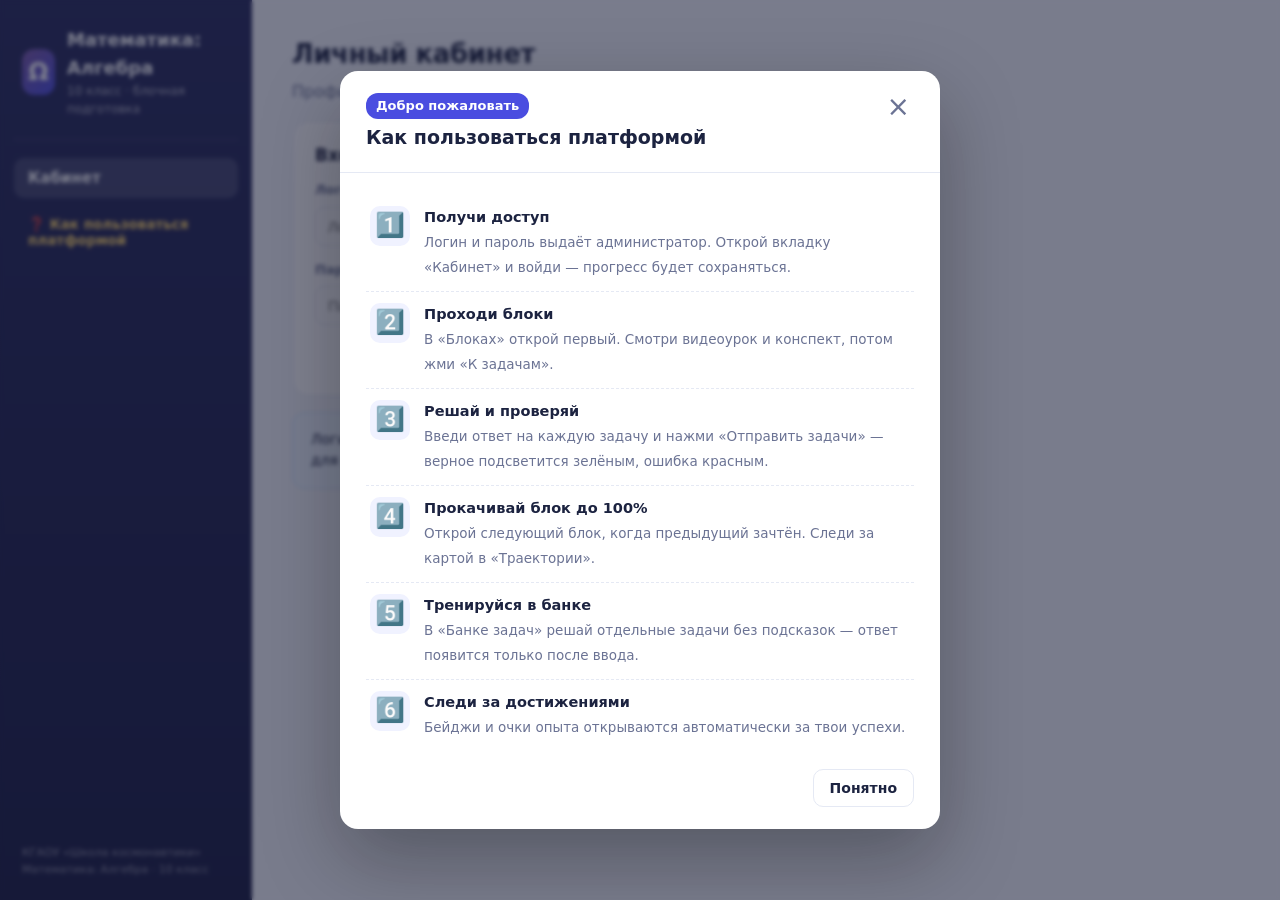
<file: index.html>
﻿<!DOCTYPE html>
<html lang="ru">
<head>
<meta charset="UTF-8">
<meta name="viewport" content="width=device-width, initial-scale=1.0">
<title>Математика: Алгебра 10 класс — блочная олимпиадная подготовка</title>
<link rel="stylesheet" href="style.css">
<link rel="stylesheet" href="katex/katex.min.css">
</head>
<body>
<div class="app" id="app">

  <aside class="sidebar" id="sidebar">
    <div class="brand">
      <div class="brand-icon">Ω</div>
      <div>
        <div class="brand-title">Математика: Алгебра</div>
        <div class="brand-sub">10 класс · блочная подготовка</div>
      </div>
    </div>
    <nav class="nav">
      <button class="nav-btn" data-view="dashboard">Траектория</button>
      <button class="nav-btn" data-view="modules">Блоки</button>
      
      <button class="nav-btn" data-view="bank">Банк задач</button>
      <button class="nav-btn" data-view="kodifikator">Формулы для ЕГЭ</button>
      <button class="nav-btn" data-view="classes" id="classes-nav-btn" style="display:none">Классы</button>
      <button class="nav-btn" data-view="mystats" id="mystats-nav-btn" style="display:none">Моя статистика</button>
      <button class="nav-btn" data-view="achievements">Достижения</button>
      <button class="nav-btn" data-view="profile">Кабинет</button>
      <button class="nav-help" id="nav-help-question">❓ Как пользоваться платформой</button>
    </nav>
    <div class="sidebar-foot" id="sb-user">КГАОУ «Школа космонавтики»<br>Математика: Алгебра · 10 класс</div>
  </aside>

  <main class="main" id="main">

    <!-- ТРАЕКТОРИЯ -->
    <section class="view active" id="view-dashboard">
      <div class="hero">
        <div class="hero-inner">
          <span class="hero-tag">Олимпиадная математика · 10 класс</span>
          <h1>Твой трек <span class="accent">к олимпиадам</span></h1>
          <p class="hero-sub" id="hero-sub">Блочная дистанционная подготовка к олимпиадам по математике: видеокурс, теория, задачи и достижения.</p>
          <div class="hero-actions">
            <button class="btn btn-primary" data-view-btn="modules">Открыть блоки</button>
            <button class="btn btn-ghost" data-view-btn="bank">Банк задач</button>
          </div>
        </div>
        <div class="hero-badges">
          <div class="stat"><b id="dash-xp">0</b><span>очков опыта</span></div>
          <div class="stat"><b id="dash-lvl">Обуч.</b><span>уровень трека</span></div>
          <div class="stat"><b id="dash-modules">0/4</b><span>блоков</span></div>
          <div class="stat"><b id="dash-ach">0</b><span>достижений</span></div>
        </div>
      </div>

      <!-- МИНИ-КАРТА -->
      <div class="panel">
        <h3>Карта олимпиадного трека</h3>
        <p class="muted" style="font-size:13px;margin-bottom:12px">Где ты сейчас. Зелёные — пройдены, оранжевый — текущий, серые — впереди.</p>
        <div id="minimap" class="minimap"></div>
      </div>

      <div class="dash-row">
        <div class="panel skill-panel">
          <h3>Кольца навыков</h3>
          <p class="muted" style="font-size:13px;margin-bottom:12px">Пять компетенций олимпиадника. Заполнение растёт от задач.</p>
          <div id="skill-rings"></div>
        </div>
        <div class="panel mastery-panel">
          <h3>Мастерство по блокам</h3>
          <p class="muted" style="font-size:13px;margin-bottom:12px">100% — блок зачтён.</p>
          <div id="dash-mastery"></div>
        </div>
      </div>

      <div class="panel">
        <h3>📄 Домашнее задание</h3>
        <div id="dash-homework" class="dash-homework"></div>
      </div>

      <div class="panel">
        <h3>Последние достижения</h3>
        <div id="dash-ach-list" class="dash-ach-list"></div>
      </div>
    </section>

    <!-- МОДУЛИ (сетка прямоугольников) -->
    <section class="view" id="view-modules">
      <div class="view-head-row">
        <div class="view-head">
          <h2>Олимпиадные блоки</h2>
          <p class="muted">Каждый блок: видеокурс с конспектом → задачи → автопроверка. Следующий открывается после «зачёта».</p>
        </div>
        <div class="head-actions">
          <button class="btn" id="module-reset" title="Сбросить прогресс трека">Сбросить прогресс</button>
        </div>
      </div>
      <div id="module-grid"></div>
    </section>

    <!-- РАБОЧАЯ ОБЛАСТЬ МОДУЛЯ -->
    <section class="view" id="view-module">
      <div class="module-workspace">
        <button class="btn btn-sm" id="mod-back">← Ко всем блокам</button>
        <div id="mod-head" class="mod-head"></div>
        <!-- ЭТАП 1: ВИДЕОУРОК -->
        <div id="mod-lesson" class="mod-lesson"></div>
        <!-- ЭТАП 2: ЗАДАЧИ -->
        <div id="mod-tasks" class="mod-tasks"></div>
      </div>
    </section>

    <!-- БАНК ЗАДАЧ -->
    <section class="view" id="view-bank">
      <div class="view-head-row">
        <div class="view-head">
          <h2>Банк олимпиадных задач</h2>
          <p class="muted">Решай задачи без подсказки, зарабатывай опыт. Ответы не показываются заранее.</p>
        </div>
        <div class="head-actions">
          <button class="btn btn-primary" id="bank-add">+ Добавить задачу</button>
        </div>
      </div>

      <div class="bank-summary">
        <div class="bs-block"><b id="statBase">0</b><span>База</span></div>
        <div class="bs-block"><b id="statActive">0</b><span>Актив</span></div>
        <div class="bs-block"><b id="statOlimp">0</b><span>Олимп</span></div>
        <div class="bs-block total"><b id="statSolved">0</b><span>решено верно</span></div>
      </div>

      <div class="bank-filters">
        <span>Блок:</span>
        <select id="bank-module-filter" class="filter-select">
          <option value="all">Все блоки</option>
        </select>
        <span class="fsep">Уровень:</span>
        <button class="chip active" data-lvla="all">Все</button>
        <button class="chip" data-lvla="base">База</button>
        <button class="chip" data-lvla="active">Актив</button>
        <button class="chip" data-lvla="olimp">Олимп</button>
      </div>
      <div id="bank-list"></div>
    </section>

    <!-- КОДИФИКАТОР ЕГЭ -->
    <section class="view" id="view-kodifikator">
      <div class="kod-hero">
        <div class="kod-hero-icon">📘</div>
        <div class="kod-hero-text">
          <h2>Формулы для ЕГЭ по математике</h2>
          <p class="muted">Все формулы и элементы содержания для профильного ЕГЭ. Изучай по темам и тренируй память на карточках-запоминалках.</p>
        </div>
      </div>
      <div class="kod-toolbar">
        <div class="kod-tabs" id="kod-tabs"></div>
      </div>
      <div id="kod-content"></div>
    </section>

    <!-- КЛАССЫ (учитель/админ) -->
    <section class="view" id="view-classes">
      <div class="view-head-row">
        <div class="view-head">
          <h2>Классы</h2>
          <p class="muted">Выбери класс или создай новый. Внутри — олимпиады, контрольные работы и статистика класса.</p>
        </div>
        <div class="head-actions">
          <button class="btn btn-primary" id="classes-add-btn">+ Создать класс</button>
        </div>
      </div>
      <div id="classes-body"></div>
    </section>

    <!-- Подвкладка КЛАССА: олимпиады / КР / статистика -->
    <section class="view" id="view-class">
      <div class="cl-topbar">
        <button class="btn btn-sm" id="cl-back">← Ко всем классам</button>
        <div>
          <h2 id="cl-title"></h2>
          <div class="muted" id="cl-sub" style="font-size:13px"></div>
        </div>
        <button class="btn btn-sm btn-ghost" id="cl-edit">Состав класса</button>
        <button class="btn btn-sm btn-danger" id="cl-del" style="background:#fdecea;color:#c0392b;border:1px solid #f3b7b0">🗑 Удалить класс</button>
      </div>
      <div id="cl-body" class="cl-body"></div>
    </section>

    <!-- МОЯ СТАТИСТИКА (ученик) -->
    <section class="view" id="view-mystats">
      <div class="view-head">
        <h2>Моя статистика</h2>
        <p class="muted">Твои результаты: олимпиады РСОШ, домашние задания и выполнение курса.</p>
      </div>
      <div id="mystats-body"></div>
    </section>

    <!-- ДОСТИЖЕНИЯ -->
    <section class="view" id="view-achievements">
      <div class="view-head-row">
        <div class="view-head">
          <h2>Достижения</h2>
          <p class="muted">Бейджи за успехи в треке. Открываются автоматически.</p>
        </div>
        <div class="head-actions">
          <button class="btn" id="ach-export">Экспорт</button>
          <button class="btn" id="ach-import">Импорт</button>
        </div>
      </div>
      <div id="ach-grid" class="ach-grid"></div>
      <input type="file" id="ach-file" accept=".json" hidden>
    </section>

    <!-- ЛИЧНЫЙ КАБИНЕТ -->
    <section class="view" id="view-profile">
      <div class="view-head">
        <h2>Личный кабинет</h2>
        <p class="muted">Профиль ученика. Данные хранятся локально в браузере.</p>
      </div>
      <div id="profile-body" class="profile-body"></div>
    </section>

    <!-- МОДАЛКА ТЕОРИИ -->
    <div class="modal" id="theory-modal" hidden>
      <div class="modal-box theory-box">
        <div class="modal-head">
          <div><span class="lesson-no" id="th-no"></span><h3 id="th-title"></h3><span class="lm-type" id="th-type"></span></div>
          <button class="modal-close" id="th-close">&times;</button>
        </div>
        <div class="modal-body" id="th-body"></div>
      </div>
    </div>

    <!-- МОДАЛКА ДОБАВЛЕНИЯ ЗАДАЧИ -->
    <div class="modal" id="task-modal" hidden>
      <div class="modal-box">
        <div class="modal-head"><h3>Добавить задачу в банк</h3><button class="modal-close" id="tm-close">&times;</button></div>
        <div class="modal-body">
          <form id="task-form">
            <div class="form-row"><label>Блок</label><select id="tf-module"></select></div>
            <div class="form-row"><label>Уровень</label><select id="tf-level"><option value="base">База</option><option value="active" selected>Актив</option><option value="olimp">Олимп</option></select></div>
            <div class="form-row"><label>Тип</label><select id="tf-type"><option value="calc">Расчётная</option><option value="test">Тест</option><option value="expert">Экспертная</option><option value="experiment">Эксперимент</option></select></div>
            <div class="form-row"><label>Условие</label><textarea id="tf-text" rows="3"></textarea></div>
            <div class="form-row" id="options-row" hidden><label>Варианты ответа (через «;»)</label><input id="tf-options"></div>
            <div class="form-row"><label>Ответ</label><input id="tf-answer"></div>
            <div class="form-row"><label>Решение</label><textarea id="tf-solution" rows="3"></textarea></div>
            <div class="form-actions"><button type="button" class="btn" id="tm-cancel">Отмена</button><button type="submit" class="btn btn-primary">Сохранить</button></div>
          </form>
        </div>
      </div>
    </div>

    <!-- МОДАЛКА ОНБОРДИНГА / "КАК ПОЛЬЗОВАТЬСЯ" -->
    <div class="modal" id="onboard-modal" hidden>
      <div class="modal-box onboard-box">
        <div class="modal-head">
          <div><span class="lesson-no">Добро пожаловать</span><h3>Как пользоваться платформой</h3></div>
          <button class="modal-close" id="ob-close">&times;</button>
        </div>
        <div class="modal-body">
          <div class="onboard-steps">
            <div class="ob-step"><div class="ob-icon">1️⃣</div><div class="ob-body"><b>Получи доступ</b><span>Логин и пароль выдаёт администратор. Открой вкладку «Кабинет» и войди — прогресс будет сохраняться.</span></div></div>
            <div class="ob-step"><div class="ob-icon">2️⃣</div><div class="ob-body"><b>Проходи блоки</b><span>В «Блоках» открой первый. Смотри видеоурок и конспект, потом жми «К задачам».</span></div></div>
            <div class="ob-step"><div class="ob-icon">3️⃣</div><div class="ob-body"><b>Решай и проверяй</b><span>Введи ответ на каждую задачу и нажми «Отправить задачи» — верное подсветится зелёным, ошибка красным.</span></div></div>
            <div class="ob-step"><div class="ob-icon">4️⃣</div><div class="ob-body"><b>Прокачивай блок до 100%</b><span>Открой следующий блок, когда предыдущий зачтён. Следи за картой в «Траектории».</span></div></div>
            <div class="ob-step"><div class="ob-icon">5️⃣</div><div class="ob-body"><b>Тренируйся в банке</b><span>В «Банке задач» решай отдельные задачи без подсказок — ответ появится только после ввода.</span></div></div>
            <div class="ob-step"><div class="ob-icon">6️⃣</div><div class="ob-body"><b>Следи за достижениями</b><span>Бейджи и очки опыта открываются автоматически за твои успехи.</span></div></div>
          </div>
          <div class="form-actions" style="margin-top:18px">
            <button class="btn" id="ob-skip">Понятно</button>
          </div>
        </div>
      </div>
    </div>

  </main>
</div>

<div id="toast" class="toast" hidden></div>

<script src="Каталог - Модули/data.js"></script>
<script src="Каталог - Теория/theory.js"></script>
<script src="Каталог - Видеоуроки/lessons.js"></script>
<script src="Каталог - Банк олимпиадных задач/bank.js"></script>
<script src="Каталог - Банк олимпиадных задач/bank-extra.js"></script>
<script src="kodifikator.js"></script>
<script src="Каталог - Сервер/xlsx.js"></script>
<script src="pdfkit/pdf-lib.bundle.js"></script>
<script src="pdfkit/fontkit.js"></script>
<script src="pdfkit/fizika8-font.js"></script>
<script src="pdfkit/pdf-gen.js"></script>
<script src="katex/katex.min.js"></script>
<script src="katex/auto-render.min.js"></script>
<script src="site-config.js"></script>
<script src="db.js"></script>
<script src="app.js"></script>
</body>
</html>
</file>
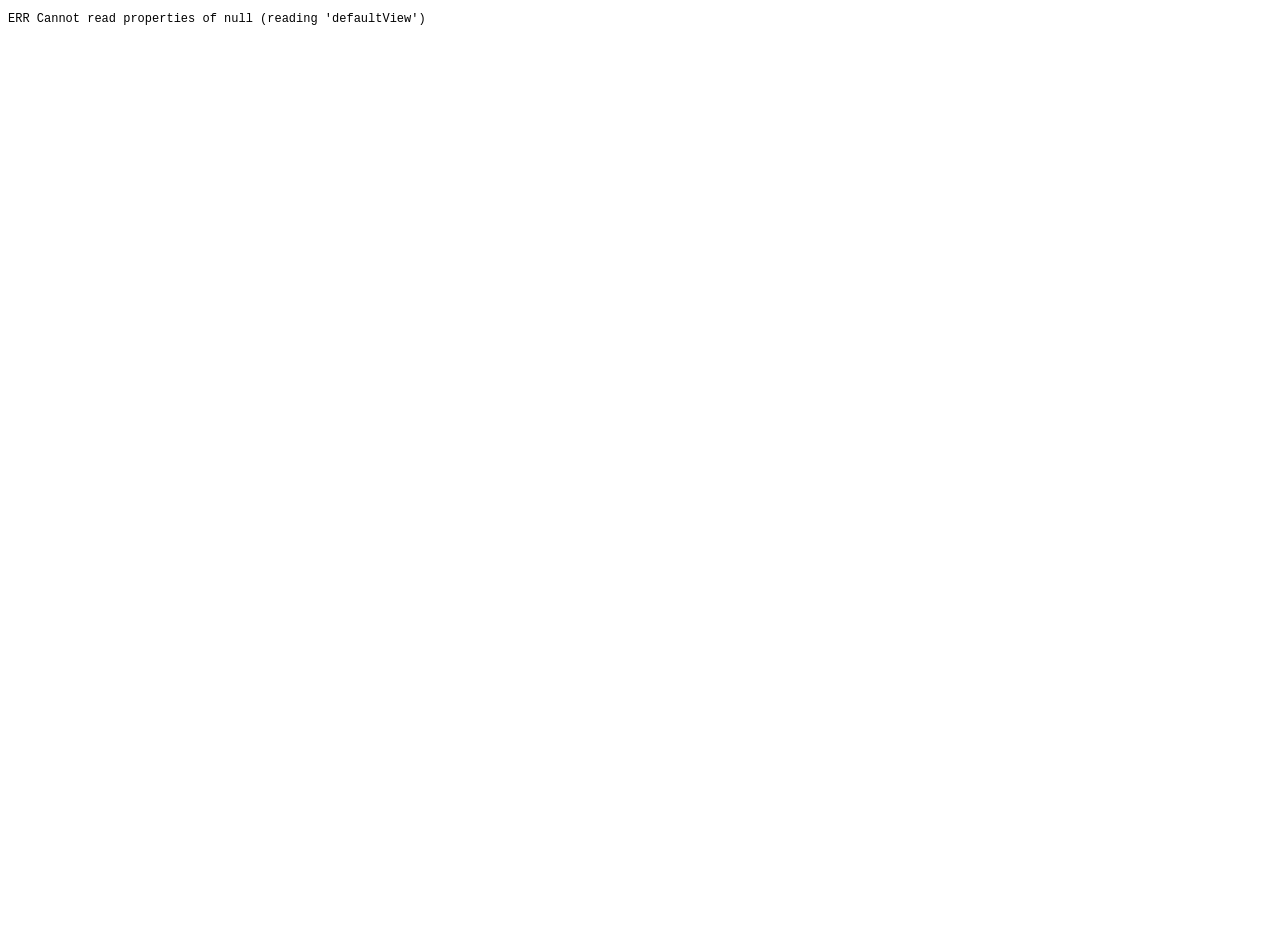
<file: mobcheck2.html>
<!DOCTYPE html>
<html><head><meta charset="utf-8"></head>
<body style="font-family:monospace;font-size:12px">
<pre id="ow">waiting...</pre>
<script>
var ow = document.getElementById('ow');
var ifr = document.createElement('iframe');
ifr.src = 'http://127.0.0.1:8765/index.html';
ifr.style.width = '375px';
ifr.style.height = '900px';
ifr.style.border = '0';
document.body.appendChild(ifr);
ifr.onload = function(){
  setTimeout(function(){
    try{
      var d = ifr.contentDocument, w = d.defaultView;
      var docScr = d.documentElement.scrollWidth;
      var inner = w.innerWidth || 375;
      var m = {}; m['innerWidth']=inner; m['docScrollWidth']=docScr; m['overflowX']=docScr>inner;
      var inputs = d.querySelectorAll('input'); var rects=[];
      for(var i=0;i<inputs.length;i++){ var r=inputs[i].getBoundingClientRect(); rects.push((inputs[i].id||'#'+i)+' right='+Math.round(r.right)); }
      m['inputs']=rects;
      var pc=d.querySelector('.profile-card'); if(pc){var pr=pc.getBoundingClientRect(); m['profileCard']='left='+Math.round(pr.left)+' right='+Math.round(pr.right)+' w='+Math.round(pr.width);}
      var pb=d.querySelector('.profile-banner'); if(pb){var br=pb.getBoundingClientRect(); m['banner']='left='+Math.round(br.left)+' right='+Math.round(br.right)+' w='+Math.round(br.width);}
      ow.textContent = JSON.stringify(m, null, 2);
    }catch(e){ ow.textContent='ERR '+e.message; }
  }, 900);
};
</script>
</body></html>
</file>
<file: style.css>
﻿:root{
  --bg:#f4f6fb;
  --card:#ffffff;
  --ink:#1c2340;
  --muted:#6b7394;
  --line:#e5e9f4;
  --primary:#4a4de0;
  --primary-2:#6c5ce7;
  --heat:#e8503a;
  --electro:#2f6fed;
  --good:#2f9e63;
  --gold:#f4a825;
  --shadow:0 10px 30px rgba(28,35,64,.08);
  --radius:16px;
}
*{box-sizing:border-box;margin:0;padding:0}
html{-webkit-text-size-adjust:100%}
body{font-family:"Segoe UI",system-ui,-apple-system,sans-serif;background:var(--bg);color:var(--ink);line-height:1.55}
button{font-family:inherit;cursor:pointer;border:none;background:none;color:inherit}

.app{display:flex;min-height:100vh}

/* -------- Sidebar -------- */
.sidebar{width:252px;flex:none;background:linear-gradient(180deg,#272a5c,#191c42);color:#fff;padding:22px 14px;display:flex;flex-direction:column;position:sticky;top:0;height:100vh}
.brand{display:flex;gap:12px;align-items:center;padding:4px 8px 20px;border-bottom:1px solid rgba(255,255,255,.12)}
.brand-icon{width:46px;height:46px;border-radius:12px;background:linear-gradient(135deg,#7d5ba6,#4a4de0);display:grid;place-items:center;font-size:24px;font-weight:700}
.brand-title{font-size:18px;font-weight:700}
.brand-sub{font-size:12px;opacity:.65}
.nav{display:flex;flex-direction:column;gap:4px;margin-top:18px;flex:1}
.nav-btn{text-align:left;padding:11px 14px;border-radius:10px;font-size:15px;color:#cdd2f0;transition:.15s;font-weight:500}
.nav-btn:hover{background:rgba(255,255,255,.06);color:#fff}
.nav-btn.active{background:rgba(255,255,255,.14);color:#fff;font-weight:600}
.sidebar-foot{font-size:11px;opacity:.5;padding:12px 8px 0}

/* -------- Main -------- */
.main{flex:1;padding:34px 40px;max-width:1200px}
.view{display:none;animation:fade .25s ease}
.view.active{display:block}
@keyframes fade{from{opacity:0;transform:translateY(6px)}to{opacity:1;transform:none}}

.view-head h2{font-size:26px;font-weight:800;letter-spacing:-.4px}
.view-head p{margin-top:6px;max-width:780px}
.muted{color:var(--muted)}
.view-head-row{display:flex;justify-content:space-between;align-items:flex-end;gap:20px;flex-wrap:wrap}
.head-actions{display:flex;gap:10px;flex-wrap:wrap}

/* -------- Buttons -------- */
.btn{background:#fff;border:1px solid var(--line);color:var(--ink);padding:10px 16px;border-radius:10px;font-size:14px;font-weight:600;transition:.15s}
.btn:hover{border-color:#c9cff0;background:#fafbff}
.btn-primary{background:linear-gradient(135deg,var(--primary),var(--primary-2));color:#fff;border:none}
.btn-primary:hover{filter:brightness(1.06);border:none}
.btn-ghost{background:transparent;border:none;color:var(--primary);font-weight:600}
.btn:disabled{opacity:.45;cursor:not-allowed}
.btn-sm{padding:6px 12px;font-size:13px}

/* -------- Hero / dashboard -------- */
.hero{background:linear-gradient(135deg,#343a7d,#4a4de0 55%,#7d5ba6);border-radius:22px;color:#fff;padding:38px;position:relative;overflow:hidden;box-shadow:var(--shadow)}
.hero::after{content:"";position:absolute;right:-60px;top:-60px;width:260px;height:260px;border-radius:50%;background:rgba(255,255,255,.10)}
.hero::before{content:"";position:absolute;right:40px;bottom:-90px;width:220px;height:220px;border-radius:50%;background:rgba(255,255,255,.06)}
.hero-inner{position:relative;z-index:2;max-width:640px}
.hero-tag{display:inline-block;font-size:12px;letter-spacing:.08em;text-transform:uppercase;background:rgba(255,255,255,.18);padding:5px 12px;border-radius:20px;margin-bottom:16px}
.hero h1{font-size:40px;font-weight:800;letter-spacing:-1px}
.hero .accent{color:#ffd76a}
.hero-sub{margin-top:12px;font-size:16px;opacity:.92}
.hero-actions{margin-top:24px;display:flex;gap:12px;flex-wrap:wrap}
.hero .btn{color:#fff}
.hero .btn-primary{background:#fff;color:var(--primary)}
.hero .btn-ghost{color:#fff;border-color:rgba(255,255,255,.5)}
.hero-badges{display:flex;gap:18px;margin-top:34px;flex-wrap:wrap;position:relative;z-index:2}
.stat{background:rgba(255,255,255,.12);border:1px solid rgba(255,255,255,.2);border-radius:14px;padding:10px 18px;text-align:center;min-width:78px}
.stat b{display:block;font-size:22px}
.stat span{font-size:12px;opacity:.85}

.panel{background:var(--card);border:1px solid var(--line);border-radius:var(--radius);padding:20px 22px;margin-top:18px}
.panel h3{font-size:17px;font-weight:800;margin-bottom:6px}
.dash-row{display:grid;grid-template-columns:1fr 1fr;gap:16px}
.dash-row .panel{width:auto}
.dash-ach-list{display:flex;flex-direction:column;gap:8px}
.dash-achievement{display:flex;gap:12px;align-items:center;background:#f7f8ff;border:1px solid var(--line);border-radius:12px;padding:10px 14px}
.dash-achievement .da-icon{font-size:24px}
.dash-achievement .da-name{font-weight:700}
.dash-achievement.locked{opacity:.5}

/* Skill rings */
.skill-rings{display:flex;flex-direction:column;gap:10px}
.skill-ring{display:flex;align-items:center;gap:12px}
.skill-ring .sr-icon{font-size:20px;width:28px}
.skill-ring .sr-name{width:130px;font-weight:600;font-size:14px}
.sr-bar{flex:1;background:#eef0ff;border-radius:10px;height:12px;overflow:hidden}
.sr-bar i{display:block;height:100%;border-radius:10px;transition:width .4s}
.sr-pct{width:44px;text-align:right;font-weight:700;font-size:13px;color:var(--muted)}

/* Mastery rows */
.mastery-list{display:flex;flex-direction:column;gap:8px}
.mastery-row{display:flex;align-items:center;gap:10px}
.mastery-row .m-icon{font-size:16px;width:22px}
.mastery-row .m-name{flex:1;font-size:13.5px;font-weight:600}
.mastery-row .m-bar{flex:1.4;background:#eef0ff;border-radius:10px;height:10px;overflow:hidden}
.mastery-row .m-bar i{display:block;height:100%;border-radius:10px;background:linear-gradient(90deg,var(--good),var(--electro))}
.mastery-row .m-pct{width:44px;text-align:right;font-weight:700;font-size:13px;color:var(--muted)}

/* -------- Module map -------- */
.mod-map{display:flex;flex-direction:column;gap:10px;margin-top:16px}
.mod-card{display:flex;gap:16px;align-items:center;background:var(--card);border:1px solid var(--line);border-top:5px solid;border-radius:var(--radius);padding:16px 20px;transition:.15s}
.mod-card.locked{opacity:.55;border-top-color:#cfd4ea;filter:grayscale(.35)}
.mod-card.active-mod{cursor:pointer}
.mod-card.active-mod:hover{transform:translateY(-2px);box-shadow:var(--shadow)}
.mod-card.complete{border-left:6px solid var(--good)}
.mod-icon{width:48px;height:48px;border-radius:12px;display:grid;place-items:center;font-size:24px;flex:none;color:#fff}
.mod-body{flex:1}
.mod-body h3{font-size:17px;display:flex;gap:10px;align-items:center}
.mod-no{font-size:12px;font-weight:700;color:#fff;background:#6b7394;border-radius:12px;padding:2px 9px}
.mod-body p{font-size:13.5px;color:var(--muted);margin-top:2px}
.mod-progress{margin-top:8px;display:flex;align-items:center;gap:10px;font-size:12.5px;color:var(--muted)}
.mod-progress .mp-bar{flex:1;max-width:220px;background:#eef0ff;border-radius:10px;height:9px;overflow:hidden}
.mod-progress .mp-bar i{display:block;height:100%;background:linear-gradient(90deg,var(--good),var(--electro));border-radius:10px}
.mod-lvla{display:flex;gap:6px}
.lvla-badge{font-size:12px;font-weight:700;padding:3px 9px;border-radius:12px;color:#fff}
.lvla-badge .lv-name{opacity:.85}
.mod-ops{display:flex;gap:8px;margin-left:8px}
.mod-ops .btn-mini{padding:7px 12px;font-size:12.5px;border:1px solid var(--line);border-radius:9px;background:#fff;font-weight:600}
.mod-ops .btn-mini:hover{border-color:var(--primary);color:var(--primary)}
.mod-ops .btn-mini:disabled{opacity:.4;cursor:not-allowed}
.mod-locked-note{font-size:12px;color:var(--muted);font-weight:600}
.bolt{position:relative}

/* -------- Р РµРґР°РєС‚РёСЂРѕРІР°РЅРёРµ РєРѕРЅС‚РµРЅС‚Р° (teacher/admin) -------- */
.lesson-editbar{display:flex;gap:8px;flex-wrap:wrap;margin-top:8px;justify-content:center}
.lesson-editbar .btn{margin-top:2px}
.conspect-editor{background:#fff;border:1px solid var(--line);border-radius:14px;padding:16px 18px;margin:14px 0;border-left:4px solid var(--gold)}
.conspect-editor h3{font-size:15px;margin-bottom:8px}
.ce-head{display:flex;justify-content:space-between;align-items:center;gap:10px;flex-wrap:wrap;margin-bottom:10px}
.ce-toolbar{display:flex;gap:6px;flex-wrap:wrap;background:#f4f6fb;border:1px solid var(--line);border-radius:10px;padding:8px;margin-bottom:10px}
.ce-tb{padding:6px 10px;border:1px solid var(--line);background:#fff;border-radius:8px;font-size:13px;font-weight:600;cursor:pointer;color:var(--ink);line-height:1.2}
.ce-tb:hover{border-color:var(--primary);background:#f0f2ff}
.ce-sep{width:1px;background:var(--line);margin:2px 4px}
.ce-grid{display:grid;grid-template-columns:1fr 1fr;gap:12px}
.conspect-editor textarea{width:100%;padding:10px 12px;border:1px solid var(--line);border-radius:9px;font-size:13.5px;font-family:ui-monospace,Consolas,monospace;min-height:280px;resize:vertical;line-height:1.5}
.conspect-editor textarea:focus{outline:2px solid #c9cff0;border-color:var(--primary)}
.ce-preview{border:1px dashed var(--line);border-radius:9px;padding:12px 14px;background:#fdfdff;overflow:auto;max-height:360px;font-size:14px}
.ce-help{background:#eef3ff;border:1px solid #d7e0ff;border-radius:10px;padding:10px 14px;margin:10px 0;font-size:13px;color:#33406e}
.ce-help ul{margin:6px 0 6px 18px}
.ce-help li{margin:3px 0}
.ce-help code{background:#fff;border:1px solid #d7e0ff;border-radius:5px;padding:1px 5px;font-size:12px}
/* РћС„РѕСЂРјР»РµРЅРёРµ РєРѕРЅСЃРїРµРєС‚Р° */
.conspect-body h3.cc-h{font-size:19px;margin:12px 0 8px;color:var(--ink)}
.conspect-body h4{font-size:16px;margin:10px 0 6px}
.conspect-body h5{font-size:14.5px;margin:8px 0 5px}
.conspect-body p{margin:6px 0;font-size:14.5px;color:#3a4263}
.conspect-body ul,.conspect-body ol{margin:6px 0 6px 22px;font-size:14.5px;color:#3a4263}
.conspect-body li{margin:3px 0}
.conspect-body hr{border:none;border-top:2px dashed var(--line);margin:12px 0}
.conspect-body mark{background:#fff3a3;padding:0 3px;border-radius:3px}
.conspect-body .cf{font-family:"Cambria Math","Times New Roman",serif;font-style:italic;background:#f0f2ff;border-radius:4px;padding:1px 6px;font-weight:600}
.conspect-body .cc-warn{background:#fff4e5;border-left:4px solid var(--gold);border-radius:8px;padding:9px 12px;margin:8px 0;font-weight:600;color:#7a4a00}
/* Р¦РІРµС‚РЅС‹Рµ Р±Р»РѕРєРё СѓСЂРѕРєР° */
.ce-blocks{align-items:center}
.ce-lbl{font-size:12.5px;font-weight:700;color:var(--muted);margin-right:2px}
.conspect-body .cc-block{border-radius:12px;padding:12px 16px;margin:10px 0;border:1px solid var(--line);background:#fbfcff}
.conspect-body .cc-block>p{margin:6px 0}
.conspect-body .cc-block:first-child>p:first-child{margin-top:0}
.conspect-body .cc-block:last-child>p:last-child{margin-bottom:0}
.conspect-body .cc-green{background:#eefbf3;border-color:#c4e6d3;border-left:4px solid #2f9e63}
.conspect-body .cc-blue{background:#eef4ff;border-color:#cfe0fa;border-left:4px solid #2f6fed}
.conspect-body .cc-yellow{background:#fffbe8;border-color:#f2e3a8;border-left:4px solid #e8b60c}
.conspect-body .cc-red{background:#fdeeee;border-color:#f4cccc;border-left:4px solid #d9432f}
.conspect-body .cc-violet{background:#f4effa;border-color:#ddcff0;border-left:4px solid #7d5ba6}
.conspect-body .cc-gray{background:#f4f5f8;border-color:#dfe3ec;border-left:4px solid #8a91a8}
.conspect-body .cc-note{background:#eef3ff;border-left:4px solid var(--electro);border-radius:8px;padding:9px 12px;margin:8px 0;color:#33406e}
.conspect-body .cc-img{max-width:100%;border-radius:8px;border:1px solid var(--line);margin:8px 0;display:block}
.conspect-body a{color:var(--primary);font-weight:600}
.conspect-body .cc-table{border-collapse:collapse;width:100%;margin:10px 0;font-size:14px;background:#fff}
.conspect-body .cc-table th,.conspect-body .cc-table td{border:1px solid var(--line);padding:7px 10px;text-align:left;vertical-align:middle}
.conspect-body .cc-table th{background:#f0f2ff;color:var(--ink);font-weight:700}
.conspect-body .cc-table tr.cc-th th{background:#eef4ff}
.conspect-body .cc-table .katex,.conspect-body .cc-table .katex-display{font-size:1.08em}
.subs-wrap{margin:14px 0 2px}
.subs-head{display:flex;align-items:center;justify-content:space-between;margin-bottom:10px}
.subs-title{margin:0;font-size:16px;font-weight:800;color:var(--ink)}
.subs-count{font-size:12px;color:var(--muted);background:#eef0ff;border-radius:12px;padding:2px 10px}
.subs-grid{display:grid;grid-template-columns:repeat(auto-fill,minmax(200px,1fr));gap:12px}
.sub-card{background:var(--card);border:1px solid var(--line);border-top:5px solid var(--primary,var(--electro));border-radius:12px;padding:14px;display:flex;flex-direction:column;gap:6px;cursor:pointer;transition:.15s;position:relative}
.sub-card:hover{transform:translateY(-2px);box-shadow:var(--shadow)}
.sub-card.active{border-color:var(--primary,var(--electro));box-shadow:0 0 0 3px rgba(47,111,237,.18)}
.sub-card .sc-top{display:flex;align-items:center;justify-content:space-between}
.sub-card .sc-icon{font-size:28px}
.sub-card .sc-open-tag{font-size:10.5px;font-weight:800;color:#fff;background:var(--good,var(--electro));border-radius:10px;padding:2px 8px}
.sub-card .sc-name{font-size:15px;font-weight:700;color:var(--ink);margin:0;line-height:1.25}
.sub-card .sc-desc{font-size:12.5px;color:var(--muted);flex:1}
.sub-card .sc-num{font-size:11px;font-weight:700;color:var(--primary,var(--electro))}
.sub-card .sub-count-badge{background:var(--primary,var(--electro))}
.sub-open-head{display:flex;align-items:center;gap:12px;margin:6px 0 12px;flex-wrap:wrap}
.sub-open-title{margin:0;font-size:18px;font-weight:800;color:var(--ink)}
.conspect-edit-top{margin:12px 0 0;display:flex}
.conspect-edit-top .btn{margin-left:auto}
@media(max-width:860px){ .ce-grid{grid-template-columns:1fr} }

/* -------- Bank -------- */
.bank-summary{display:grid;grid-template-columns:repeat(auto-fit,minmax(150px,1fr));gap:14px;margin:20px 0}
.bs-block{background:var(--card);border:1px solid var(--line);border-radius:14px;padding:16px;text-align:center}
.bs-block b{display:block;font-size:28px;color:var(--primary)}
.bs-block span{font-size:12px;color:var(--muted)}
.bs-block.total b{color:var(--good)}
.bs-block.total.ok b{color:var(--good)}
.bank-filters{display:flex;align-items:center;gap:8px;flex-wrap:wrap;margin-bottom:16px}
.bank-filters>span{color:var(--muted);font-size:14px}
.bank-filters .fsep{color:var(--muted);font-size:14px;margin-left:8px}
.filter-select{padding:7px 12px;border:1px solid var(--line);border-radius:20px;background:#fff;font-size:13.5px;font-weight:600;color:var(--primary);font-family:inherit;cursor:pointer;max-width:320px}
.filter-select:focus{outline:2px solid #c9cff0;border-color:var(--primary)}
.chip{padding:7px 14px;border-radius:20px;background:#fff;border:1px solid var(--line);font-size:13.5px;font-weight:600;color:var(--muted)}
.chip.active{background:#eef0ff;color:var(--primary);border-color:#c9cff0}
.bank-section{background:var(--card);border:1px solid var(--line);border-radius:var(--radius);padding:18px 20px;margin-bottom:20px}
.bank-section .bs-head{display:flex;align-items:center;gap:10px;border-left:4px solid;padding-left:12px;margin-bottom:14px}
.bank-section .bs-head h3{font-size:18px}
.bank-section .bs-dot{width:12px;height:12px;border-radius:50%;flex:none}
.task-card{background:var(--card);border:1px solid var(--line);border-radius:14px;padding:14px 16px;margin-bottom:12px}
.task-card.solved{border-left:5px solid var(--good)}
.task-card.wrong{border-left:5px solid var(--heat)}
.task-card .totop{display:flex;gap:8px;align-items:center;flex-wrap:wrap;margin-bottom:8px}
.level-badge{font-size:11.5px;font-weight:700;color:#fff;padding:3px 10px;border-radius:12px}
.type-tag{font-size:12px;color:var(--muted)}
.tc-module{font-size:12px;font-weight:700;color:var(--primary)}
.tc-text{font-size:15px;font-weight:500;margin:6px 0}
.tc-opts{display:flex;flex-wrap:wrap;gap:8px;margin:8px 0}
.tc-opts span{background:#f2f4fb;border-radius:8px;padding:5px 12px;font-size:14px}
.tc-ans{font-size:13.5px;color:var(--good);font-weight:600}
.state-tag{font-size:11px;font-weight:700;border-radius:10px;padding:2px 8px}
.state-ok{background:#e6f6ec;color:var(--good)}
.state-wrong{background:#fdeeee;color:var(--heat)}
.state-new{background:#eef0ff;color:var(--primary)}

/* -------- Modal -------- */
.modal{position:fixed;inset:0;background:rgba(20,24,50,.55);z-index:50;display:grid;place-items:center;padding:20px;backdrop-filter:blur(2px)}
.modal[hidden]{display:none}
.modal-box{background:#fff;border-radius:18px;max-width:820px;width:100%;max-height:90vh;display:flex;flex-direction:column;box-shadow:0 30px 80px rgba(0,0,0,.3)}
.modal-head{display:flex;justify-content:space-between;align-items:flex-start;gap:16px;padding:22px 26px;border-bottom:1px solid var(--line)}
.modal-head h3{font-size:19px;font-weight:800;line-height:1.3}
.modal-close{font-size:28px;line-height:1;color:var(--muted);font-weight:400;padding:0 4px;background:none}
.modal-close:hover{color:#000}
.modal-body{padding:22px 26px;overflow-y:auto}
.lesson-no{display:inline-block;font-size:13px;font-weight:700;color:#fff;background:var(--primary);padding:3px 10px;border-radius:12px;margin-bottom:6px}
.lm-type{font-size:12.5px;color:var(--muted);display:block;margin-top:4px}

/* Theory */
.th-level{margin-bottom:20px}
.th-level h4{font-size:15px;display:flex;align-items:center;gap:8px;margin-bottom:8px}
.th-points{font-size:14.5px;color:#3a4263;margin-left:4px}
.th-points li{margin:6px 0}
.formula-list{display:flex;flex-direction:column;gap:8px;margin-top:8px}
.formula{background:#f0f2ff;border-left:4px solid var(--primary);border-radius:8px;padding:8px 12px}
.formula .f{font-family:"Cambria Math","Times New Roman",serif;font-weight:700;font-size:14.5px}
.formula .fd{font-size:12.5px;color:var(--muted)}
.tricks{background:#eef3ff;border:1px solid #d7e0ff;border-radius:10px;padding:10px 14px;margin-top:8px;font-size:14px;color:#33406e}
.tricks b{color:var(--primary)}

/* Solve modal */
.solve-q{font-size:16px;font-weight:500;margin-bottom:14px}
.solve-type{font-size:13px;color:var(--muted)}
.solve-opts{display:flex;flex-direction:column;gap:8px;margin:12px 0}
.solve-opts .so{background:#f2f4fb;border:1px solid var(--line);border-radius:10px;padding:9px 12px;font-size:14.5px;cursor:pointer;display:flex;gap:8px;align-items:center}
.solve-opts .so:hover{border-color:var(--primary)}
.solve-opts .so.selected{border-color:var(--primary);background:#eef0ff}
.solve-ans{margin-top:12px}
.solve-ans label{font-size:13px;font-weight:700;color:var(--muted);display:block;margin-bottom:6px}
.solve-ans input{width:100%;padding:10px 12px;border:1px solid var(--line);border-radius:9px;font-size:15px}
.solve-ans input:focus{outline:2px solid #c9cff0;border-color:var(--primary)}
.solve-result{margin-top:14px;border-radius:12px;padding:14px 16px}
.solve-result.ok{background:#e6f6ec;border:1px solid #c4e6d3}
.solve-result.bad{background:#fdeeee;border:1px solid #f3c9c9}
.solve-result h4{margin-bottom:6px}
.solve-result .sr-line{margin:4px 0}
.solve-xp{margin-top:10px;font-size:14px;font-weight:700;color:var(--gold)}
.solve-actions{display:flex;justify-content:flex-end;gap:10px;margin-top:16px}

/* Olympiad */
.pattern-card{background:var(--card);border:1px solid var(--line);border-radius:var(--radius);padding:20px 24px;margin:18px 0}
.pattern-card h3{font-size:16px;margin-bottom:12px}
.pattern-row{display:flex;gap:12px;align-items:center;padding:6px 0;font-size:15px}
.pattern-row.scored{margin-top:8px;padding-top:12px;border-top:1px dashed var(--line)}
.p-badge{font-size:12px;font-weight:700;color:#fff;padding:4px 12px;border-radius:14px;min-width:110px;text-align:center;background:var(--electro)}
.olymp-actions{display:flex;gap:12px;flex-wrap:wrap;align-items:flex-end;margin-bottom:20px}
.kr-material{display:flex;flex-direction:column;gap:4px}
.kr-material label{font-size:12px;font-weight:700;color:var(--muted)}
.kr-material select{padding:8px 12px;border:1px solid var(--line);border-radius:9px;font-size:14px;background:#fff;color:var(--ink);font-family:inherit}
.olymp-output{padding:0}
.olymp-info{font-size:13px;color:var(--muted);margin-bottom:12px}
.olymp-done{background:#e6f6ec;border-radius:12px;padding:12px 16px;margin-bottom:14px}
.ol-tasks{display:flex;flex-direction:column;gap:10px}
.ol-task{background:var(--card);border:1px solid var(--line);border-radius:12px;padding:14px 16px}
.ol-task h4{display:flex;align-items:center;gap:8px;font-size:14.5px;margin-bottom:6px}
.ol-task .ol-q{margin:6px 0;font-size:14.5px}
.ol-task .ol-toggle{color:var(--primary);font-weight:600;font-size:13px}
.ol-sol{background:#f7f8ff;border-radius:8px;padding:10px 12px;margin-top:6px;font-size:14px}
.ol-sol b{color:var(--good)}

/* Achievements */
.ach-grid{display:grid;grid-template-columns:repeat(auto-fill,minmax(200px,1fr));gap:14px;margin-top:18px}
.ach-card{background:var(--card);border:1px solid var(--line);border-radius:14px;padding:18px;text-align:center;display:flex;flex-direction:column;align-items:center;gap:6px}
.ach-card .a-icon{font-size:34px}
.ach-card .a-name{font-weight:700;font-size:15px}
.ach-card .a-desc{font-size:12.5px;color:var(--muted);flex:1}
.ach-card.locked{opacity:.45;filter:grayscale(.5)}
.ach-card .a-xp{font-size:12px;color:var(--gold);font-weight:700}

/* Forms */
.form-row{margin-bottom:14px}
.form-row label{display:block;font-size:13px;font-weight:600;color:var(--muted);margin-bottom:6px}
.form-row input,.form-row select,.form-row textarea{width:100%;padding:10px 12px;border:1px solid var(--line);border-radius:9px;font-size:14px;font-family:inherit}
.form-row input:focus,.form-row select:focus,.form-row textarea:focus{outline:2px solid #c9cff0;border-color:var(--primary)}
.form-actions{display:flex;justify-content:flex-end;gap:10px;margin-top:8px}
.empty{text-align:center;padding:46px 20px;color:var(--muted)}
.empty .big{font-size:44px;display:block;margin-bottom:12px}
.note{background:#eef3ff;border:1px solid #d7e0ff;border-radius:12px;padding:14px 16px;font-size:14px;color:#33406e;margin:16px 0}

/* Toast */
.toast{position:fixed;bottom:26px;left:50%;transform:translateX(-50%);background:#1c2340;color:#fff;padding:13px 22px;border-radius:12px;font-size:14px;box-shadow:0 10px 30px rgba(0,0,0,.3);z-index:80}
.toast[hidden]{display:none}

/* -------- РњРѕРґСѓР»Рё: СЃРµС‚РєР° РїСЂСЏРјРѕСѓРіРѕР»СЊРЅРёРєРѕРІ -------- */
.module-grid{display:grid;grid-template-columns:repeat(auto-fill,minmax(250px,1fr));gap:16px;margin-top:18px}
.mod-tile{background:var(--card);border:1px solid var(--line);border-top:6px solid;border-radius:var(--radius);padding:18px;display:flex;flex-direction:column;gap:8px;position:relative;transition:.15s}
.mod-tile .mt-top{display:flex;justify-content:space-between;align-items:center}
.mod-tile .mt-no{font-size:12px;font-weight:800;color:#fff;background:#6b7394;border-radius:12px;padding:2px 9px}
.mod-tile .mt-icon{font-size:30px}
.mod-tile h3{font-size:16px;line-height:1.25}
.mod-tile .mt-desc{font-size:12.5px;color:var(--muted);flex:1}
.mod-tile .mt-prog{display:flex;align-items:center;gap:8px;font-size:12px;color:var(--muted)}
.mod-tile .mt-bar{flex:1;background:#eef0ff;border-radius:10px;height:9px;overflow:hidden}
.mod-tile .mt-bar i{display:block;height:100%;background:linear-gradient(90deg,var(--good),var(--electro))}
.mod-tile .mt-state{font-size:11.5px;font-weight:700}
.mod-tile.locked{opacity:.55;filter:grayscale(.4)}
.mod-tile.complete{border-left:6px solid var(--good)}
.mod-tile.available{cursor:pointer}
.mod-tile.available:hover{transform:translateY(-3px);box-shadow:var(--shadow)}
.mod-tile.active-now{border-color:var(--gold);box-shadow:0 0 0 3px rgba(244,168,37,.25)}
.mt-lvl-badges{display:flex;gap:5px}
.mt-lvl-badges span{font-size:10.5px;font-weight:700;color:#fff;border-radius:10px;padding:2px 8px}
.mt-action{margin-top:4px}
.lock-note{font-size:12px;color:var(--muted);font-weight:600}

/* -------- РўСЂР°РµРєС‚РѕСЂРёСЏ: РіРѕСЂРёР·РѕРЅС‚Р°Р»СЊРЅР°СЏ Р·РјРµР№РєР° -------- */
.minimap{width:100%;margin:6px auto 0;padding-bottom:8px}
.track-seg{display:flex;flex-direction:column;align-items:center;width:92px;flex:none}
.track-circle{width:54px;height:54px;border-radius:50%;display:grid;place-items:center;font-size:22px;border:3px solid var(--line);background:#fff;position:relative;transition:.2s}
.track-circle .tc-check{display:none}
.track-seg.done .track-circle{border-color:var(--good);background:var(--good);color:#fff}
.track-seg.done .track-circle .tci{display:none}
.track-seg.done .track-circle .tc-check{display:block}
.track-seg.now .track-circle{border-color:var(--gold);background:#fffbee;box-shadow:0 0 0 5px rgba(244,168,37,.22);animation:pulse 2s infinite}
.track-seg.later .track-circle{border-color:var(--line);background:#fafbff;opacity:.65}
.track-name{font-size:10.5px;font-weight:700;color:var(--muted);text-align:center;margin-top:4px;max-width:86px}
.track-seg.now .track-name{color:var(--gold)}
.track-seg.done .track-name{color:var(--good)}
.track-pct{font-size:9.5px;color:var(--muted);font-weight:600}
@keyframes pulse{0%,100%{box-shadow:0 0 0 5px rgba(244,168,37,.22)}50%{box-shadow:0 0 0 8px rgba(244,168,37,.12)}}
/* РєР°Р¶РґР°СЏ СЃС‚СЂРѕРєР° Р·РјРµР№РєРё */
.minimap .track-row{display:flex;align-items:center;justify-content:center;width:100%}
/* РґРѕСЂРѕР¶РєР°-СЃРІСЏР·СЊ РјРµР¶РґСѓ РєСЂСѓРіР°РјРё */
.track-link{height:2px;width:26px;flex:none;background:var(--line);border-radius:2px;margin-bottom:16px}
.track-link.done{background:var(--good)}
/* Р·РёРіР·Р°Рі РІ РєРѕРЅС†Рµ СЃС‚СЂРѕРєРё: РїРѕРІРѕСЂРѕС‚ РІРЅРёР· */
.track-seg.mm-turn .track-circle::after{content:"";position:absolute;left:50%;bottom:-24px;width:2px;height:16px;background:var(--line);transform:translateX(-50%)}
.track-seg.mm-turn.done .track-circle::after{background:var(--good)}

/* -------- РџРѕРґСЃРєР°Р·РєР° РЅР°Рґ РєСЂСѓР¶РєРѕРј Р·РјРµР№РєРё -------- */
.snake-wrap{width:100%;margin:0 auto;display:flex;justify-content:center}
.snake-tip{position:fixed;z-index:120;width:230px;background:#fff;border:1px solid var(--line);border-radius:12px;box-shadow:0 12px 34px rgba(28,35,64,.18);overflow:hidden;pointer-events:none}
.snake-tip .st-head{color:#fff;font-weight:700;font-size:13px;padding:8px 12px}
.snake-tip .st-body{padding:10px 12px;font-size:12.5px;color:#3a4263}
.snake-tip .st-stat{margin-top:8px;padding-top:8px;border-top:1px dashed var(--line);font-weight:700;color:var(--good);font-size:12px}

/* -------- РџР°РЅРµР»СЊ Р°РґРјРёРЅРёСЃС‚СЂР°С‚РѕСЂР° -------- */
.admin-class{border:1px solid var(--line);border-radius:12px;padding:12px 14px;margin:12px 0}
.admin-class .ac-head{display:flex;justify-content:space-between;align-items:center;margin-bottom:6px}
.admin-class .ac-student{display:flex;align-items:center;gap:10px;padding:5px 4px;border-bottom:1px solid #f0f2f8}
.admin-class .ac-student:last-child{border-bottom:none}
.admin-class .ac-student button{margin-left:auto}
.astat-class{margin:12px 0}

/* -------- Р”РѕРјР°С€РЅРµРµ Р·Р°РґР°РЅРёРµ -------- */
.dash-homework{display:flex;flex-direction:column;gap:8px}
.hw-item{background:#f7f8ff;border:1px solid var(--line);border-radius:12px;padding:12px 14px;margin:10px 0;transition:.15s}
.hw-item:hover{border-color:#c9d2ec;box-shadow:0 2px 8px rgba(28,35,64,.06)}
.hw-title{font-weight:700;font-size:14.5px;color:#2f365f}
.hw-meta{font-size:12px;color:var(--muted);margin:2px 0}
.hw-text{font-size:13.5px;color:#3a4263;margin-top:4px;line-height:1.55;white-space:pre-wrap}
.hw-head{display:flex;align-items:center;justify-content:space-between;gap:10px}
.hw-form{background:#fff;border:1px solid var(--line);border-radius:14px;padding:16px 18px;margin-top:12px}

/* -------- РћРЅР±РѕСЂРґРёРЅРі -------- */
.ob-step{display:flex;gap:14px;padding:11px 4px;border-bottom:1px dashed var(--line)}
.ob-step:last-child{border-bottom:none}
.ob-step .ob-icon{font-size:24px;flex:none;width:40px;height:40px;background:#f0f2ff;border-radius:10px;display:grid;place-items:center}
.ob-step .ob-body b{display:block;font-size:14.5px;margin-bottom:2px}
.ob-step .ob-body span{font-size:13.5px;color:var(--muted)}
.onboard-box{max-width:600px}

/* -------- Р‘Р°РЅРє Р·Р°РґР°С‡: СЃР°РјРѕСЃС‚РѕСЏС‚РµР»СЊРЅС‹Р№ С‚СЂРµРЅР°Р¶С‘СЂ -------- */
.btask{background:#fff;border:1px solid var(--line);border-radius:14px;padding:16px 18px;margin-bottom:12px}
.btask.b-ok{border-left:5px solid var(--good)}
.btask.b-bad{border-left:5px solid var(--heat)}
.btask .bt-top{display:flex;gap:8px;align-items:center;flex-wrap:wrap;margin-bottom:8px}
.btask .bt-q{font-size:15px;font-weight:500;margin-bottom:10px}
.btask .bt-ans{margin-top:8px}
.btask .bt-ans input{width:100%;padding:9px 12px;border:1px solid var(--line);border-radius:9px;font-size:14.5px}
.btask .bt-ans input:focus{outline:2px solid #c9cff0;border-color:var(--primary)}
.btask .bt-ans input:disabled{background:#f2f4fb;color:#6b7394}
.btask .bt-ans-flag{height:0}
.btask.b-bad .bt-ans input{border-color:var(--heat);background:#fff7f7}
.btask.b-ok .bt-ans input{border-color:var(--good);background:#f0faf4}
.btask .bt-opts{display:flex;flex-direction:column;gap:7px;margin-top:8px}
.btask .bt-opts .bo{background:#f2f4fb;border:1px solid var(--line);border-radius:9px;padding:8px 12px;font-size:14px;cursor:pointer}
.btask .bt-opts .bo:hover{border-color:var(--primary)}
.btask .bt-opts .bo.selected{border-color:var(--primary);background:#eef0ff;color:var(--primary);font-weight:600}
.btask .bt-opts .bo.correct{background:#e6f6ec;border-color:var(--good);color:var(--good)}
.btask .bt-opts .bo.incorrect{background:#fdeeee;border-color:var(--heat);color:var(--heat)}
.btask .bt-btnrow{margin-top:10px;display:flex;gap:8px;align-items:center}
.btask .bt-status{margin-top:8px;font-size:13.5px;font-weight:700}
.bt-state-ok{color:var(--good)}
.bt-state-bad{color:var(--heat)}
.btask .bt-correct{margin-top:8px;font-size:13.5px;font-weight:600;color:var(--good)}
.btask .bt-correct-val{background:#e6f6ec;border:1px solid #c4e6d3;border-radius:7px;padding:2px 8px;color:var(--good);font-weight:800;font-family:monospace;font-size:14px}
.btask .bt-ans-hint{margin-top:6px;font-size:12.5px;color:#6b7394}
.btask .bt-solution{margin-top:8px;background:#f7f8ff;border:1px solid var(--line);border-radius:9px;padding:9px 12px;font-size:14px;color:#3a4263}
.btask .bt-solution b{color:var(--good)}
.btask .bt-reveal{margin-top:8px;display:none}
.btask .bt-solbtn{color:var(--primary);font-weight:700;font-size:13px;margin-top:8px}
.nav-help{text-align:left;padding:10px 14px;border-radius:10px;font-size:13.5px;color:#ffd76a;background:none;border:none;margin-top:4px;font-weight:600}
.nav-help:hover{background:rgba(255,255,255,.08);color:#ffe89a}

/* -------- Р Р°Р±РѕС‡Р°СЏ РѕР±Р»Р°СЃС‚СЊ РјРѕРґСѓР»СЏ -------- */
.module-workspace{background:var(--card);border:1px solid var(--line);border-radius:var(--radius);padding:22px 26px;margin-top:16px}
#mod-back{margin-bottom:14px;color:var(--primary)}
.mod-head{display:flex;align-items:center;gap:14px;border-bottom:1px dashed var(--line);padding-bottom:14px;margin-bottom:16px}
.mod-head .mh-icon{width:54px;height:54px;border-radius:14px;display:grid;place-items:center;font-size:28px;color:#fff;flex:none}
.mod-head h2{font-size:22px}
.mod-head .mh-meta{font-size:13px;color:var(--muted)}
.mod-head .mh-state{margin-left:auto}

/* Р’РёРґРµРѕСѓСЂРѕРє */
.lesson-video-wrap{margin-bottom:16px}
.lesson-video{width:100%;aspect-ratio:16/9;background:#1b1e44;border-radius:14px;display:grid;place-items:center;color:#fff;overflow:hidden}
.lesson-video video{width:100%;height:100%;object-fit:contain}
.lv-placeholder{text-align:center;padding:30px}
.lv-placeholder .lv-ph{font-size:40px;display:block;margin-bottom:10px}
.lv-placeholder .lv-t{font-size:15px;font-weight:600;margin-bottom:6px}
.lv-placeholder .lv-s{font-size:13px;opacity:.8;max-width:360px}
.lesson-conspect{background:#f7f8ff;border:1px solid var(--line);border-radius:14px;padding:16px 18px;margin:14px 0}
.lesson-conspect h3{font-size:15px;margin-bottom:10px;color:var(--primary)}
.lesson-conspect ol{margin-left:20px;font-size:14px;color:#3a4263}
.lesson-conspect li{margin:4px 0}
.lesson-keys{font-size:14px;color:#3a4263;margin:6px 0 8px}
.lesson-keys li{margin:4px 0}
.lesson-example{background:#eef3ff;border:1px solid #d7e0ff;border-radius:12px;padding:12px 14px;margin-top:12px;font-size:14px}
.lesson-example b{color:var(--primary)}
.lesson-example .le-a{color:var(--good);font-weight:700}
.stage-gate{display:flex;justify-content:center;margin:18px 0 4px}
.stage-gate .btn-lg{padding:14px 30px;font-size:16px;border-radius:12px}
.lock-gate{text-align:center;color:var(--muted);font-size:14px;padding:14px}

/* Р—Р°РґР°С‡Рё РјРѕРґСѓР»СЏ (Р±РµР· РѕС‚РІРµС‚РѕРІ) */
.mod-tasks{display:flex;flex-direction:column;gap:16px}
.mod-tasks .mt-title{font-size:16px;font-weight:800;margin-bottom:4px}
.mod-tasks .mt-sub{font-size:13px;color:var(--muted);margin-bottom:12px}
.ans-hint{font-size:13.5px;line-height:1.5;color:#3a4468;background:#eef1fb;border:1px solid #d8def4;border-radius:12px;padding:11px 14px;margin-bottom:14px}
.ans-hint code{background:#fff;border:1px solid #dce2f5;border-radius:6px;padding:1px 6px;font-size:12.5px;color:#234}
.wtask{background:#fff;border:1px solid var(--line);border-radius:14px;padding:16px 18px}
.wtask.w-ok{border-left:5px solid var(--good);background:#fbfefc}
.wtask.w-bad{border-left:5px solid var(--heat);background:#fffafa}
.wtask .wt-top{display:flex;gap:8px;align-items:center;flex-wrap:wrap;margin-bottom:8px}
.wtask .wt-q{font-size:15px;font-weight:500;margin-bottom:10px}
.wtask .wt-input{margin-top:8px}
.wtask .wt-input label{font-size:12.5px;font-weight:700;color:var(--muted);display:block;margin-bottom:5px}
.wtask .wt-input input{width:100%;padding:9px 12px;border:1px solid var(--line);border-radius:9px;font-size:14.5px}
.wtask .wt-input input:focus{outline:2px solid #c9cff0;border-color:var(--primary)}
.wtask .wt-input input:disabled{background:#f2f4fb;color:#6b7394}
.wtask .wt-opts{display:flex;flex-direction:column;gap:7px;margin-top:8px}
.wtask .wt-opts .wo{background:#f2f4fb;border:1px solid var(--line);border-radius:9px;padding:8px 12px;font-size:14px;cursor:pointer}
.wtask .wt-opts .wo:hover{border-color:var(--primary)}
.wtask .wt-opts .wo.selected{border-color:var(--primary);background:#eef0ff;color:var(--primary);font-weight:600}
.wtask .wt-opts .wo.correct{background:#e6f6ec;border-color:var(--good);color:var(--good)}
.wtask .wt-opts .wo.incorrect{background:#fdeeee;border-color:var(--heat);color:var(--heat)}
.wtask .wt-status{margin-top:10px;font-size:13.5px;font-weight:600}
.wt-status.ok{color:var(--good)}
.wt-status.bad{color:var(--heat)}
.wt-status.info{color:var(--muted)}
/* -------- Кодификатор ЕГЭ -------- */
.kod-toolbar{margin-bottom:14px}
.kod-hero{display:flex;gap:14px;align-items:center;background:linear-gradient(135deg,#f0f2fb,#eef0ff);border:1px solid var(--line);border-radius:16px;padding:18px 20px;margin-bottom:16px}
.kod-hero-icon{flex:0 0 52px;width:52px;height:52px;background:#fff;border:1px solid var(--line);border-radius:14px;display:flex;align-items:center;justify-content:center;font-size:26px;box-shadow:0 2px 8px rgba(28,35,64,.06)}
.kod-hero-text h2{margin:0 0 6px;font-size:20px}
.kod-hero-text .muted{margin:0;font-size:13.5px}
.kod-tabs{display:flex;gap:8px;flex-wrap:wrap}
.kod-tab{background:#eef1fb;border:1px solid var(--line);border-radius:10px;padding:8px 14px;font-weight:600;cursor:pointer}
.kod-tab.active{background:var(--primary);color:#fff;border-color:var(--primary)}
.kod-intro{background:#f7f8ff;border:1px solid var(--line);border-radius:12px;padding:12px 14px;font-size:13.5px;color:#3a4263;margin-bottom:14px}
.kod-theme{background:#fff;border:1px solid var(--line);border-radius:14px;padding:14px 16px;margin-bottom:12px}
.kod-theme h3{font-size:16px;margin:0 0 8px;display:flex;align-items:center;gap:8px;flex-wrap:wrap}
.kod-th-btn{background:none;border:none;font-size:16px;font-weight:800;color:var(--primary);cursor:pointer;text-align:left;padding:0}
.kod-count{font-size:12.5px;color:var(--muted);font-weight:600}
.kod-elems-title{font-size:13px;font-weight:700;color:#141b33;margin:16px 0 8px;display:flex;align-items:center;gap:6px}
.kod-elems{display:flex;flex-wrap:wrap;gap:6px;padding-top:2px}
.kod-elem{background:#eef1fb;border:1px solid #d8def4;border-radius:8px;padding:4px 9px;font-size:12.5px;color:#3a4468}
.kod-chiprow{display:grid;grid-template-columns:repeat(auto-fill,minmax(220px,1fr));gap:8px;margin-bottom:16px}
.kod-chip{background:#fff;border:1px solid var(--line);border-radius:11px;padding:10px 13px;font-size:13.5px;font-weight:600;cursor:pointer;text-align:left;display:flex;align-items:center;gap:9px;transition:all .15s;box-shadow:0 1px 3px rgba(28,35,64,.04)}
.kod-chip:hover{border-color:var(--primary);background:#f6f7ff}
.kod-chip.active{background:var(--primary);color:#fff;border-color:var(--primary)}
.kod-chip .kod-chip-icon{flex:0 0 auto;font-size:17px;width:26px;text-align:center}
.kod-formula-block{background:#fff;border:1px solid var(--line);border-radius:16px;padding:16px 18px;margin-bottom:16px;box-shadow:0 1px 6px rgba(28,35,64,.05)}
.kod-fblock-head{display:flex;align-items:center;gap:10px;margin-bottom:12px}
.kod-fblock-icon{font-size:22px;width:38px;height:38px;display:flex;align-items:center;justify-content:center;background:#f0f2fb;border-radius:10px}
.kod-formula-block h3{font-size:17px;margin:0;flex:1}
.kod-formula-block .kod-count{font-size:12.5px;color:var(--muted);font-weight:600;background:#f2f4fb;padding:3px 9px;border-radius:20px}
.kod-flist{display:flex;flex-direction:column;gap:8px}
.kod-frow{display:flex;gap:10px;align-items:flex-start}
.kod-fnum{flex:0 0 22px;height:22px;margin-top:2px;background:#eef1fb;color:var(--muted);border-radius:7px;font-size:12px;font-weight:700;display:flex;align-items:center;justify-content:center}
.kod-fcells{flex:1;display:flex;flex-direction:column;gap:6px;border:1px solid #e7ebf7;border-radius:12px;padding:10px 14px}
.kod-fcells:hover{border-color:var(--primary)}
.kod-fq{font-size:15px;color:#3a4468;line-height:1.6}
.kod-fa{font-size:16px;font-weight:700;color:var(--good);background:#f0faf4;border-radius:8px;padding:6px 12px}
.kod-card{perspective:1200px;cursor:pointer;user-select:none;margin:0 auto;max-width:680px}
.kod-card-inner{position:relative;width:100%;min-height:220px;transition:transform .5s;transform-style:preserve-3d}
.kod-card.flipped .kod-card-inner{transform:rotateY(180deg)}
.kod-card-face{position:absolute;inset:0;backface-visibility:hidden;-webkit-backface-visibility:hidden;border-radius:16px;padding:26px;display:flex;flex-direction:column;align-items:center;justify-content:center;box-shadow:0 2px 14px rgba(28,35,64,.10)}
.kod-card-front{background:#fff;border:1px solid var(--line);gap:12px}
.kod-card-back{background:#eef0ff;border:1px solid var(--primary);transform:rotateY(180deg)}
.kod-q{color:#1c2340;font-weight:600;font-size:18px;text-align:center}
.kod-a{color:var(--good);font-weight:700;font-size:18px;text-align:center;line-height:1.6}
.kod-tip{color:var(--muted);font-size:12.5px;font-weight:600}
.kod-prog{color:var(--muted);font-size:13px;font-weight:600;margin-left:auto}
.kod-cardtool{margin-bottom:10px}
.wtask .wt-feedback{margin-top:8px;font-size:13.5px;color:var(--muted)}
.wtask .wt-answer{margin-top:8px;background:#fff7e6;border:1px solid #f4dfab;border-radius:9px;padding:9px 12px;font-size:14px}
.wtask .wt-answer b{color:var(--heat)}
.wtask .wt-answer .was{color:var(--ink);display:block;margin-top:4px}
.submit-bar{display:flex;gap:12px;align-items:center;justify-content:flex-end;margin-top:18px;padding-top:14px;border-top:1px dashed var(--line)}
.submit-bar .sb-hint{font-size:13px;color:var(--muted);flex:1}
.result-banner{margin-top:14px;border-radius:12px;padding:14px 16px}
.result-banner.rb-ok{background:#e6f6ec;border:1px solid #c4e6d3}
.result-banner.rb-part{background:#fffbee;border:1px solid #f4dfab}
.result-banner h4{margin-bottom:6px}

/* -------- Р›РёС‡РЅС‹Р№ РєР°Р±РёРЅРµС‚ -------- */
.profile-body{max-width:640px}
.profile-card{background:var(--card);border:1px solid var(--line);border-radius:var(--radius);padding:20px 22px;margin-top:16px}
.profile-card h3{font-size:17px;margin-bottom:12px}
.profile-row{margin-bottom:14px}
.profile-row label{display:block;font-size:13px;font-weight:600;color:var(--muted);margin-bottom:6px}
.profile-row input{padding:10px 12px;border:1px solid var(--line);border-radius:9px;font-size:15px;width:100%}
.profile-row input:focus{outline:2px solid #c9cff0;border-color:var(--primary)}
.profile-banner{background:#eef6ff;border:1px solid #cfe2fa;border-radius:12px;padding:16px 18px;margin-top:16px;font-size:14px}
.stats-grid{display:grid;grid-template-columns:repeat(auto-fit,minmax(130px,1fr));gap:12px;margin-top:12px}
.stat-cell{background:#f7f8ff;border:1px solid var(--line);border-radius:12px;padding:12px;text-align:center}
.stat-cell b{display:block;font-size:22px;color:var(--primary)}
.stat-cell span{font-size:12px;color:var(--muted)}

/* -------- Р”РѕСЃС‚РёР¶РµРЅРёСЏ: РїСЂСЏРјРѕСѓРіРѕР»СЊРЅРёРєРё -------- */
.ach-grid{display:grid;grid-template-columns:repeat(auto-fill,minmax(200px,1fr));gap:14px;margin-top:18px}
.ach-card{background:var(--card);border:1px solid var(--line);border-radius:14px;padding:18px;text-align:center;display:flex;flex-direction:column;align-items:center;gap:6px}
.ach-card .a-icon{font-size:34px}
.ach-card .a-name{font-weight:700;font-size:15px}
.ach-card .a-desc{font-size:12.5px;color:var(--muted);flex:1}
.ach-card.locked{opacity:.45;filter:grayscale(.5)}
.ach-card .a-xp{font-size:12px;color:var(--gold);font-weight:700}

/* -------- РњРѕРґСѓР»СЊ СЃ РїСЂРµРїРѕРґР°РІР°С‚РµР»РµРј: СЃРѕР·РІРѕРЅ, РґРѕСЃРєР°, РјР°С‚РµСЂРёР°Р»С‹ -------- */
.meeting-layout{display:grid;grid-template-columns:1fr 320px;gap:18px;margin-top:16px;align-items:start}
.meeting-left{display:flex;flex-direction:column;gap:18px}
.meeting-right{display:flex;flex-direction:column;gap:18px;position:sticky;top:16px}
.telemost-box{background:var(--bg);border:1px solid var(--line);border-radius:14px;overflow:hidden}
#telemost-frame{width:100%;height:340px;border:none;display:block;background:#1b1e44}
.telemost-hero{display:flex;flex-direction:column;align-items:center;justify-content:center;gap:8px;padding:34px 24px;text-align:center;background:linear-gradient(135deg,#f0f2ff,#eef6ff);min-height:220px}
.telemost-hero .th-icon{font-size:44px}
.telemost-hero .th-title{font-size:17px;font-weight:800}
.telemost-hero .th-sub{font-size:13px;color:var(--muted);max-width:360px;margin-bottom:6px}
.mi-actions{display:flex;align-items:center;gap:8px;margin-top:4px;flex-wrap:wrap}
.mi-actions .mi-open,.mi-actions .mi-del{display:inline-flex;align-items:center;gap:4px;padding:5px 10px;border-radius:8px;font-size:12.5px;font-weight:700;line-height:1;border:1px solid var(--line);background:#fff;cursor:pointer;white-space:nowrap}
.mi-actions .mi-open{color:var(--primary)}
.mi-actions .mi-open:hover{border-color:var(--primary);background:#f0f2ff}
.mi-actions .mi-del{color:var(--heat)}
.mi-actions .mi-del:hover{border-color:var(--heat);background:#fdeeee}

/* Р”РѕСЃРєР° */
.bb-head{display:flex;justify-content:space-between;align-items:flex-start;gap:10px;flex-wrap:wrap;margin-bottom:10px}
.bb-actions{display:flex;gap:8px}
.bb-btn{background:var(--primary);color:#fff;border:none}
.bb-btn:hover{filter:brightness(1.08)}
.bb-toolbar{display:flex;align-items:center;gap:6px;flex-wrap:wrap;background:#f4f6fb;border:1px solid var(--line);border-radius:12px;padding:8px 10px;margin-bottom:10px}
.bb-tool{width:38px;height:38px;border-radius:9px;background:#fff;border:1px solid var(--line);font-size:18px;display:grid;place-items:center;transition:.12s}
.bb-tool:hover{border-color:var(--primary);background:#f0f2ff}
.bb-tool.active{background:var(--primary);color:#fff;border-color:var(--primary)}
.bb-sep{width:1px;height:26px;background:var(--line);margin:0 4px}
#bb-color{width:40px;height:38px;border:1px solid var(--line);border-radius:9px;padding:2px;background:#fff;cursor:pointer}
.bb-color-val{font-size:12px;font-weight:600;color:var(--muted);font-family:monospace}
.bb-sheets{display:flex;gap:8px;flex-wrap:wrap;margin-bottom:10px}
.bb-sheet{min-width:46px;padding:8px 12px;background:#fff;border:1px solid var(--line);border-radius:9px;font-size:12.5px;font-weight:600;color:var(--muted)}
.bb-sheet.active{background:var(--primary);color:#fff;border-color:var(--primary)}
.bb-canvas-wrap{background:#fff;border:1px solid var(--line);border-radius:14px;overflow:auto;position:relative;min-height:420px}
#bb-canvas{display:block;width:100%;height:auto;cursor:crosshair;touch-action:none;background:#fff}
.bb-canvas-wrap.dark{background:#1b1e44}
.bb-canvas-wrap.dark #bb-canvas{background:#1b1e44}

/* РњР°С‚РµСЂРёР°Р»С‹ */
.materials-list{display:flex;flex-direction:column;gap:10px}
.material-item{background:#f7f8ff;border:1px solid var(--line);border-radius:12px;padding:12px 14px;display:flex;flex-direction:column;gap:6px}
.material-item .mi-top{display:flex;justify-content:space-between;align-items:center;gap:8px}
.material-item .mi-title{font-weight:700;font-size:14px}
.material-item .mi-type{font-size:11.5px;font-weight:700;color:#fff;background:var(--electro);border-radius:10px;padding:2px 8px}
.material-item .mi-meta{font-size:12px;color:var(--muted)}
.material-item .mi-open{font-size:12.5px;color:var(--primary);font-weight:700;cursor:pointer}
.material-item .mi-img{width:100%;border-radius:8px;border:1px solid var(--line);margin-top:4px}

@media(max-width:1040px){
  .meeting-layout{grid-template-columns:1fr}
  .meeting-right{position:static}
}

@media(max-width:860px){
  .app{flex-direction:column}
  .sidebar{width:100%;height:auto;position:static;flex-direction:row;align-items:center;flex-wrap:wrap;padding:12px}
  .nav{flex-direction:row;flex-wrap:wrap;margin-top:10px;gap:4px}
  .nav-btn{padding:8px 12px;font-size:13.5px}
  .brand{border:none;padding:0}
  .brand-sub{display:none}
  .sidebar-foot{display:none}
  .main{padding:22px 16px}
  .hero{padding:26px}
  .hero h1{font-size:30px}
  .hero-badges{gap:10px}
  .hero .stat{min-width:62px;padding:8px 12px}
  .stat b{font-size:18px}
  .view-head h2{font-size:22px}
  .view-head-row{flex-direction:column;align-items:flex-start}
  .modal-box{max-height:94vh}
  .dash-row{grid-template-columns:1fr}
}

/* -------- Вкладка «Олимпиады» (РСОШ по математике) -------- */
.olimp-class-head{font-size:15px;color:var(--ink);margin-bottom:8px}
.olimp-legend{display:flex;align-items:center;gap:8px;flex-wrap:wrap;margin:4px 0 14px}
.olimp-lvl-chip{display:inline-flex;align-items:center;justify-content:center;padding:2px 9px;border-radius:999px;font-size:12px;font-weight:700;color:#fff;line-height:1.4}
.clvl-i{background:var(--gold)}
.clvl-ii{background:var(--electro)}
.clvl-iii{background:var(--good)}
.clvl-mp{background:#8e4fd0}
.olimp-lvl-chip.clvl-i,.olimp-lvl-chip.clvl-ii,.olimp-lvl-chip.clvl-iii,.olimp-lvl-chip.clvl-mp{box-shadow:0 1px 2px rgba(0,0,0,.12)}
.olimp-scroll{overflow:auto;margin-top:6px;max-height:620px;border:1px solid var(--line);border-radius:14px;background:#fff;box-shadow:0 2px 8px rgba(28,35,64,.04)}
.olimp-table{border-collapse:separate;border-spacing:0;width:100%;font-size:13px;min-width:900px}
.olimp-table thead{position:sticky;top:0;z-index:5}
.olimp-table th{background:linear-gradient(180deg,#f4f6fc,#ecEFF8);padding:10px 10px;border-bottom:2px solid #dfe4f0;vertical-align:top;text-align:center;font-size:11px;letter-spacing:.3px;color:#55608a;text-transform:uppercase}
.olimp-table th:first-child{border-top-left-radius:13px}
.olimp-table th:last-child{border-top-right-radius:13px}
.olimp-table th .ol-th-name{font-weight:700;font-size:12px;line-height:1.35;margin-top:4px;color:#2a3157;text-transform:none;letter-spacing:0}
.olimp-table th.ol-th-1{background:linear-gradient(180deg,#fff5e0,#ffeccb)}
.olimp-table th.ol-th-2{background:linear-gradient(180deg,#eaf1ff,#deeaff)}
.olimp-table th.ol-th-3{background:linear-gradient(180deg,#e8f8f0,#d9f1e5)}
.olimp-table .ol-th-total{min-width:76px}
.olimp-table td{padding:8px 10px;border-bottom:1px solid #f0f2f8;text-align:center;vertical-align:middle;background:#fff;transition:background .12s}
.olimp-table tbody tr{transition:transform .1s}
.olimp-table tbody tr:hover td{background:#f7f9ff}
.olimp-table tbody tr:nth-child(even) td{background:#fbfcff}
.olimp-table tbody tr:nth-child(even):hover td{background:#f5f8ff}
.olimp-table td.ol-td-name{text-align:left;font-weight:600;color:#2f365f;white-space:nowrap;min-width:190px;position:sticky;left:0;background:#fff;box-shadow:1px 0 0 #eef0f6;z-index:1}
.olimp-table tbody tr:nth-child(even) td.ol-td-name{background:#fbfcff}
.olimp-table tbody tr:hover td.ol-td-name{background:#f4f7ff}
.olimp-table td.ol-td-total, .olimp-table th.ol-th-total{font-weight:700;color:var(--primary)}
.olimp-table tbody tr:last-child td{border-bottom:none}
.ol-heart{font-size:17px;line-height:1;padding:2px 4px;transition:.12s;opacity:.6;background:transparent;border:none;cursor:pointer}
.ol-heart:hover{opacity:1;transform:scale(1.18)}
.ol-heart.on{opacity:1;transform:scale(1.06);text-shadow:0 1px 3px rgba(232,80,58,.3)}

/* -------- Подвкладка «Классы» (учитель/админ) -------- */
.class-tile{min-height:150px}
.class-teacher-line{font-size:12px;color:var(--muted);font-weight:600}
.class-open-tag{display:inline-flex;align-items:center;color:var(--primary);font-weight:700;font-size:13px}
.class-tile-new{border-style:dashed;background:#f8faf8}
.cl-topbar{display:flex;align-items:center;gap:14px;margin-bottom:14px;flex-wrap:wrap}
.cl-topbar h2{margin:0;font-size:22px}
.cl-topbar .btn{margin-left:auto}
.cl-tabs{display:grid;grid-template-columns:repeat(auto-fill,minmax(210px,1fr));gap:12px;margin-bottom:16px}
.cl-tab-card{cursor:pointer;transition:.15s}
.cl-tab-card.active{border-color:var(--primary);box-shadow:0 0 0 3px rgba(47,111,237,.15)}
.cl-tab-card:hover{transform:translateY(-2px);box-shadow:var(--shadow)}
.cl-subtabs{display:grid;grid-template-columns:repeat(auto-fill,minmax(200px,1fr));gap:12px;margin-bottom:16px}
.cl-kr-card{cursor:pointer;transition:.15s}
.cl-kr-card.active{border-color:var(--good);box-shadow:0 0 0 3px rgba(47,158,99,.15)}
.cl-body{margin-top:6px}
.cl-comp-panel{margin-bottom:12px}
.cl-body .panel{margin-top:12px}
.ck-qlist{display:flex;flex-direction:column;gap:10px;margin-top:12px}
.mini-bar{display:inline-block;width:90px;height:8px;background:#eef0ff;border-radius:8px;overflow:hidden;vertical-align:middle}
.mini-bar i{display:block;height:100%;background:linear-gradient(90deg,var(--good),var(--electro))}
.modpct{font-weight:700;font-size:13px}
.astat-table-wrap{overflow:auto;margin-top:6px;max-height:560px;border:1px solid var(--line);border-radius:14px;background:#fff;box-shadow:0 2px 8px rgba(28,35,64,.04)}
.astat-table{border-collapse:separate;border-spacing:0;width:100%;font-size:13px}
.astat-table thead{position:sticky;top:0;z-index:5}
.astat-table th{background:linear-gradient(180deg,#f4f6fc,#eceff8);color:#55608a;font-weight:700;white-space:nowrap;padding:9px 12px;border-bottom:2px solid #dfe4f0;text-align:left;font-size:11.5px;letter-spacing:.3px;text-transform:uppercase}
.astat-table th:first-child{border-top-left-radius:13px}
.astat-table th:last-child{border-top-right-radius:13px}
.astat-table td{padding:8px 12px;border-bottom:1px solid #f0f2f8;text-align:left;background:#fff}
.astat-table tbody tr{transition:background .12s}
.astat-table tbody tr:hover td{background:#f7f9ff}
.astat-table tbody tr:nth-child(even) td{background:#fbfcff}
.astat-table tbody tr:nth-child(even):hover td{background:#f5f8ff}
.astat-table tbody tr:last-child td{border-bottom:none}
.astat-table tr td:first-child{font-weight:600;color:#2f365f}
.class-stats-grid{margin:12px 0 4px}
.class-stats-grid .stat-cell{background:#f7f8ff;border:1px solid var(--line);border-radius:12px;padding:12px}
.class-stats-grid .stat-cell b{font-size:20px}
.ck-sub{font-size:12.5px;color:var(--muted);margin-bottom:10px}
.control-output{display:flex;flex-direction:column;gap:14px}
.ckwork{background:var(--card);border:1px solid var(--line);border-radius:14px;padding:16px}
.ckwork h3{margin:0 0 4px;font-size:18px}
.ck-q{border:1px solid #eef0f6;border-radius:10px;padding:10px 12px;background:#fafbfe;margin:8px 0}
.ck-q .qpts{font-size:12px;font-weight:700;color:var(--electro);margin-bottom:4px}
.ck-q .qtext{font-size:14px;line-height:1.5}
.tc-opts{display:flex;flex-wrap:wrap;gap:6px 16px;margin-top:6px;font-size:13.5px;color:var(--ink)}
.qsol{font-size:13px;color:var(--good);margin-top:6px;font-weight:600}
.pattern-card{background:var(--card);border:1px solid var(--line);border-radius:14px;padding:14px 16px;margin:10px 0}
.pattern-row{display:flex;align-items:center;gap:12px;padding:7px 0;border-bottom:1px dashed #eef0f6;font-size:13.5px;flex-wrap:wrap}
.pattern-row.scored{border-bottom:none;font-weight:700}
.p-badge{display:inline-flex;padding:3px 10px;border-radius:999px;font-size:12px;font-weight:800;color:#fff}
.p-badge.bA{background:var(--good)}
.p-badge.bB{background:var(--electro)}
.p-badge.bC{background:var(--heat)}
.p-badge.bO{background:var(--gold)}
.control-actions{display:flex;gap:10px;flex-wrap:wrap;align-items:flex-end;margin:10px 0}
.control-actions .filter-select{width:auto}
.bank-summary{display:flex;gap:12px;flex-wrap:wrap;margin:10px 0}
.bs-block{background:var(--card);border:1px solid var(--line);border-radius:12px;padding:12px 16px;min-width:120px}
.bs-block b{font-size:24px;display:block}
.bs-block span{font-size:12px;color:var(--muted)}
.bs-block.total{background:#f0f2ff;border-color:#dfe3f2}
.bank-filters{display:flex;gap:10px;align-items:center;flex-wrap:wrap;margin:8px 0 4px;font-size:13px}
.fsep{color:var(--muted);font-weight:600}

/* -------- Личная статистика ученика (Моя статистика) -------- */
.mystat-pill{display:inline-flex;align-items:center;gap:6px;background:#eef0ff;border:1px solid #dfe3f2;color:var(--primary);border-radius:999px;padding:7px 14px;font-size:13px;font-weight:600}
.mystat-pill b{font-size:15px}
.mystat-ok{display:inline-flex;align-items:center;gap:4px;color:var(--good);font-weight:700;font-size:13px}
.mystat-no{display:inline-flex;align-items:center;gap:4px;color:var(--muted);font-size:13px}
.mystat-hw-count{font-size:13px;color:var(--muted);margin:6px 0 4px}
.mystat-hw-count b{color:var(--primary)}
.mystat-course{display:flex;flex-direction:column;gap:8px;margin-top:10px}
.olimp-class-sub{font-size:12px}

/* ================= Мобильная адаптация (телефоны) ================= */
@media(max-width:640px){
  html,body{overflow-x:hidden}
  .app{flex-direction:column;min-height:100vh}
  /* Шапка-бар: логотип + скроллируемое меню горизонтально */
  .sidebar{position:sticky;top:0;z-index:60;display:flex;flex-direction:column;width:100%;height:auto;padding:8px 8px 6px;gap:0}
  .brand{width:100%;padding:4px 6px 8px}
  .brand-sub{display:block;font-size:11px}
  .nav{width:100%;flex-direction:row;flex-wrap:nowrap;overflow-x:auto;gap:6px;margin:0;padding-bottom:6px;-webkit-overflow-scrolling:touch;scrollbar-width:none}
  .nav::-webkit-scrollbar{display:none}
  .nav-btn{white-space:nowrap;padding:10px 14px;font-size:14px;flex:none}
  .nav-help{white-space:nowrap;padding:10px 14px;font-size:13px;flex:none;margin-top:0}
  .sidebar-foot{display:block;width:100%;text-align:center;padding:6px 4px;border-top:1px solid rgba(255,255,255,.1);margin-top:4px}

  /* Контент */
  .main{padding:16px 12px 40px;max-width:100%}
  .view-head h2{font-size:20px}
  .view-head-row{flex-direction:column;align-items:stretch;gap:12px}
  .head-actions{width:100%}
  .head-actions .btn{flex:1}

  /* Герой-блок */
  .hero{padding:22px 18px;border-radius:16px}
  .hero h1{font-size:25px}
  .hero-sub{font-size:14px}
  .hero-actions{flex-direction:column;width:100%}
  .hero-actions .btn{width:100%;text-align:center}
  .hero-badges{display:grid;grid-template-columns:repeat(2,1fr);gap:10px;margin-top:22px}
  .stat{padding:8px 6px}

  /* Панели и сетки в одну колонку */
  .panel{padding:16px 14px}
  .dash-row{grid-template-columns:1fr}
  .module-grid{grid-template-columns:1fr;gap:12px}
  .ach-grid{grid-template-columns:repeat(2,1fr);gap:10px}
  .cl-tabs{grid-template-columns:1fr 1fr;gap:10px}
  .cl-subtabs{grid-template-columns:1fr 1fr}
  .meeting-layout{grid-template-columns:1fr}

  /* Кнопки крупнее для тача */
  .btn{padding:11px 15px;font-size:15px}
  .btn-sm{padding:8px 12px;font-size:13px}
  .module-workspace{padding:16px 12px}
  .mod-head{flex-wrap:wrap;gap:10px}
  .mod-head .mh-state{margin-left:0}

  /* Карточки тем */
  .subs-grid{grid-template-columns:1fr;gap:10px}
  .sc-name{font-size:16px}
  .sub-card{padding:14px}

  /* Задачи */
  .wtask,.btask,.ol-task,.ckwork{padding:13px 12px}
  .wt-q,.bt-q{font-size:14.5px;line-height:1.45}
  .solve-actions,.bt-btnrow{flex-direction:column;align-items:stretch}
  .solve-actions .btn,.bt-btnrow .btn{width:100%}

  /* Таблицы: гарантированный горизонтальный скролл */
  .olimp-scroll,.astat-table-wrap{margin:0 -4px;border-radius:10px;-webkit-overflow-scrolling:touch}
  .olimp-table,.astat-table{min-width:640px}

  /* Модалки и тосты */
  .modal-box{max-height:96vh;border-radius:14px}
  .modal-body{padding:14px}
  .toast{left:12px;right:12px;transform:none;bottom:18px;width:auto;text-align:center}

  /* Конспекты и формулы: перенос */
  .lesson-conspect{padding:14px 12px}
  .conspect-body{font-size:14.5px;line-height:1.5}
  .conspect-body table{display:block;overflow-x:auto;white-space:nowrap}
  .katex-display{overflow-x:auto;overflow-y:hidden;padding:4px 0}

  /* Фильтры и управление */
  .bank-filters,.control-actions,.pattern-row{flex-direction:column;align-items:stretch}
  .filter-select{max-width:100%;width:100%}
  .pattern-row{flex-wrap:nowrap}
  .bank-summary{display:grid;grid-template-columns:1fr 1fr}
  .bs-block{min-width:0}
  .control-actions .filter-select{width:100%}

  /* Форма входа / профиль: не вылезает за край */
  .profile-body{width:100%;max-width:100%;min-width:0}
  .profile-card{width:100%;padding:16px;min-width:0}
  .profile-row input,.form-row input,.form-row select,.form-row textarea,.solve-ans input,.btask .bt-ans input,.wtask .wt-input input{width:100%;box-sizing:border-box;max-width:100%}
  .form-actions{flex-wrap:wrap}
  /* Страховка: перенос длинного текста, ничего не торчит за экран */
  .view p,.view-head p,.profile-banner,.note,.muted,.lv-s,.mt-desc,.sc-desc{overflow-wrap:break-word;word-break:break-word}
  .view{max-width:100%}
  .profile-banner{box-sizing:border-box}
  /* Жёсткое устранение переполнения по ширине */
  .main,.view,.view-head,.view-head-row,.profile-card,.profile-row,.panel{min-width:0;max-width:100%;width:100%}
  .view-head p{width:100%;overflow-wrap:anywhere}
  .main{overflow-x:clip}
}

/* -------- Подборка задач для ДЗ (как на «Решу ЕГЭ») -------- */
.hw-reshe-box{background:#f7f8fd;border:1px solid var(--line);border-radius:12px;padding:14px 16px;margin-top:10px}
.hw-reshe-head{font-weight:800;font-size:14px;margin-bottom:10px;color:var(--primary)}
.hw-reshe-preview{border:1px solid var(--line);border-radius:12px;padding:12px 16px;margin-top:12px;background:#fff}
.hw-prev-tsk{display:flex;gap:8px;padding:7px 0;border-bottom:1px dashed #eef0f8}
.hw-prev-tsk:last-child{border-bottom:none}
.hw-prev-n{flex:none;font-weight:800;color:var(--primary);width:20px}
.hw-prev-t{flex:1;font-size:13.5px}
.hw-own-item{display:flex;align-items:center;gap:8px;background:#f7f8fd;border:1px solid var(--line);border-radius:8px;padding:6px 8px;margin-top:6px;font-size:13px}
.hw-own-item .hw-own-txt{flex:1}

/* -------- Рендер содержимого домашнего задания -------- */
.hw-bank-block,.hw-own-block{margin-top:10px}
.hw-sec-title{font-weight:800;font-size:13px;margin-bottom:6px;color:#3a4263}
.hw-tasks-list{margin:0;padding-left:20px}
.hw-tasks-list li{margin-bottom:10px}
.hw-task{font-size:14px;line-height:1.5}
.hw-task-opts{margin-top:6px;padding:8px 10px;background:#f7f8fd;border:1px solid var(--line);border-radius:8px;font-size:13px;line-height:1.7}
.hw-opts-label{font-weight:700;color:#3a4263;margin-right:6px}
.hw-text{margin:6px 0;line-height:1.55}
</file>
